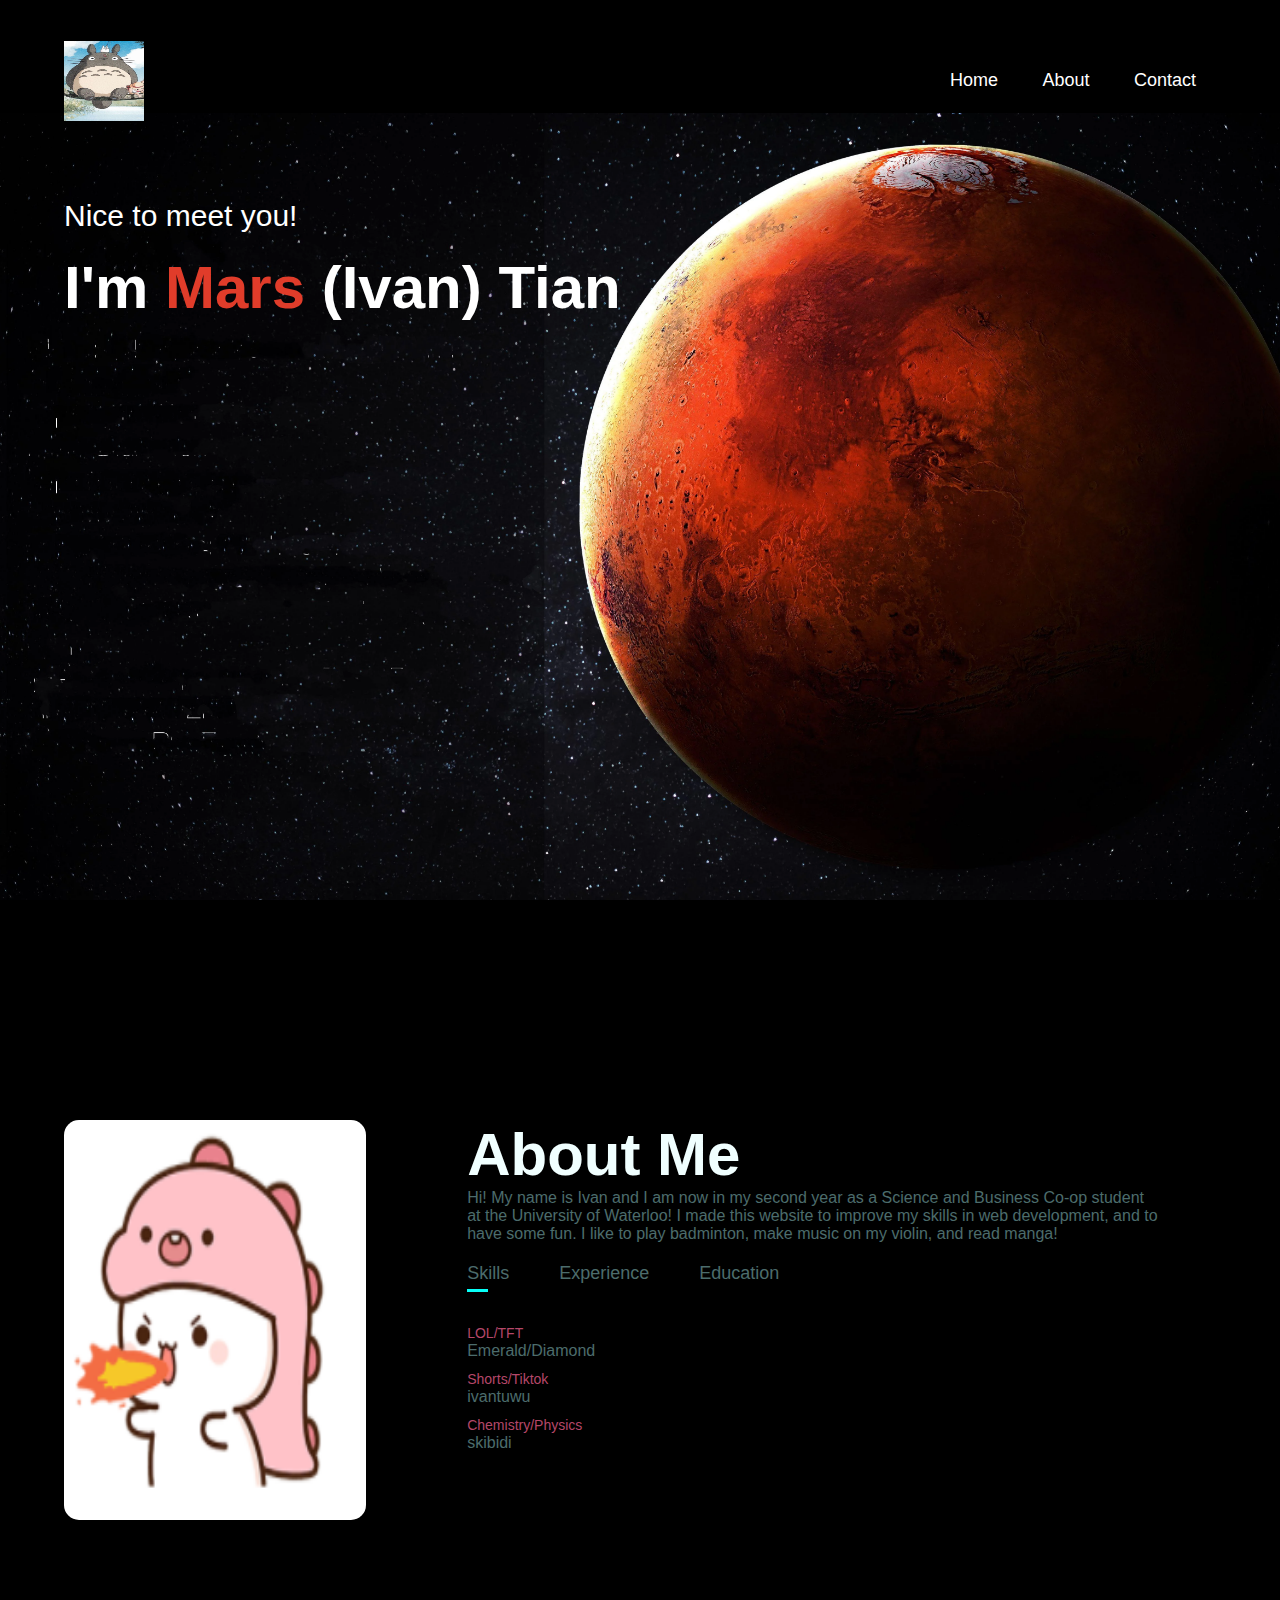
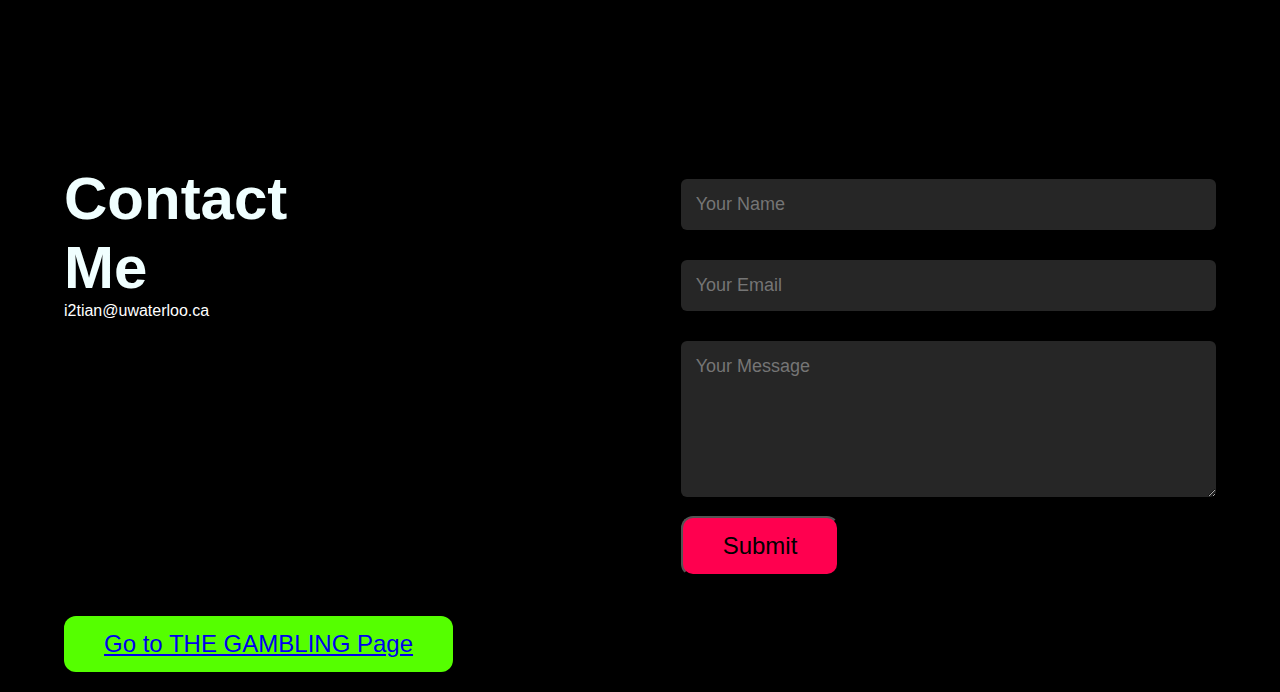
<file: index.html>
<!DOCTYPE html>
<html lang="en">
<head>
    <meta charset="UTF-8"
    <meta http-equiv="X-UA-Compatible" content="IE=edge">
    <meta name="viewport" content="width=device-width, initial-scale=1.0">
    <title>Mars Tian</title>
    <link rel="stylesheet" href="style.css"
<head>
<body> 
<div id="header">
    <div class="container">
        <nav>
            <img src="images/totoro.jpg" width="80" height="80"class="logo">
            <ul>
                <li><a href="#header">Home</a></li>
                <li><a href="#about">About</a></li>
                <li><a href="#contact">Contact</a></li>
            </ul>
        </nav>
        <div class="header-text">
            <p>Nice to meet you!</p>
            <h1>I'm <span>Mars </span> (Ivan) Tian</h1>
        </div>
    </div>
<!----------about------------->
</div>
<div id="about">
    <div class="container">
        <div class="row">
            <div class="about-col-1">
                <img src="images/user.png" width="10" height="400">
            </div>
            <div class="about-col-2">
                <h1 class="sub-title">About Me</h1>
                <p> Hi! My name is Ivan and I am now in my second year as a Science and Business Co-op student at the University of Waterloo! 
                    I made this website to improve my skills in web development, and to have some fun. I like to play badminton, make music on my violin, and read manga!</p>

                <div class="tab-titles">
                    <p class="tab-links active-link" onclick="opentab('skills')">Skills</p>
                    <p class="tab-links" onclick="opentab('experience')">Experience</p>
                    <p class="tab-links" onclick="opentab('education')">Education</p>
                </div>
                <div class="tab-contents active-tab" id="skills">
                    <ul>
                        <li><span>LOL/TFT</span><br>Emerald/Diamond</li>
                        <li><span>Shorts/Tiktok</span><br>ivantuwu</li>
                        <li><span>Chemistry/Physics</span><br>skibidi</li>
                    </ul>
                </div>
                <div class="tab-contents" id="experience">
                    <ul>
                        <li><span>May 2024 - September 2024</span><br>Software Developer at UBC</li>
                        <li><span>September 2021 - September 2023</span><br>Instructor at Musicworks Canada</li>
                        <li><span>July 2023 - September 2023</span><br>Self-employed Super Villain</li>
                    </ul>
                </div>
                <div class="tab-contents" id="education">
                    <ul>
                        <li><span>2023-2028</span><br>Science and Business at the University of Waterloo</li>
                    </ul>
                </div>
            </div>
        </div>
    </div>
</div>

<!------------------contact--------------->
<div id="contact">
    <div class="container">
        <div class="row">
            <div class="contact-left">
                <h1 class="sub-title">Contact Me</h1>
                <p>i2tian@uwaterloo.ca</p>
            </div>
            <div class="contact-right"></div>
                <form name="submit-to-google-sheet">
                  <input type="text" name="Name" placeholder="Your Name" required>
                  <input type="email"name="email" placeholder="Your Email" required>
                  <textarea name="Message" rows="6"placeholder="Your Message"></textarea>
                  <button type="submit" class="btn btn2">Submit</button>
                </form>
                <span id="msg"></span>
        </div>
    </div>
</div>
<!----------------------------Game Page------------------------>
<div id="gambling">
    <div class="container">
        <div class="row">
            <div class="gambling">
                <a href="game.html">Go to THE GAMBLING Page</a>
            </div>
        </div>
    </div>
</div>

<script>

    var tablinks= document.getElementsByClassName("tab-links")
    var tabcontents= document.getElementsByClassName("tab-contents")
    function opentab(tabname){
        for (tablink of tablinks){
            tablink.classList.remove("active-link")
        }
        for (tabcontent of tabcontents){
            tabcontent.classList.remove("active-tab")
        }
        event.currentTarget.classList.add("active-link");
        document.getElementById(tabname).classList.add("active-tab");
    }
</script>




<script>
    const scriptURL = 'https://script.google.com/macros/s/AKfycbzqMhp4URyIEdAUoYTkV5ek5Enc66TDRmdf7YDV9udo_2cBw4l3vLfd6ZrqfOO9VYKu/exec'
    const form = document.forms['submit-to-google-sheet']
    const msg= document.getElementById("msg")
    form.addEventListener('submit', e => {
      e.preventDefault()
      fetch(scriptURL, { method: 'POST', body: new FormData(form)})
        .then(response => {
            msg.innerHTML="Message sent successfully"
            setTimeout(function(){
                msg.innerHTML=""
            },5000)
            form.reset()
        })
        .catch(error => console.error('Error!', error.message))
    })
  </script>
</body>
</html>
</file>
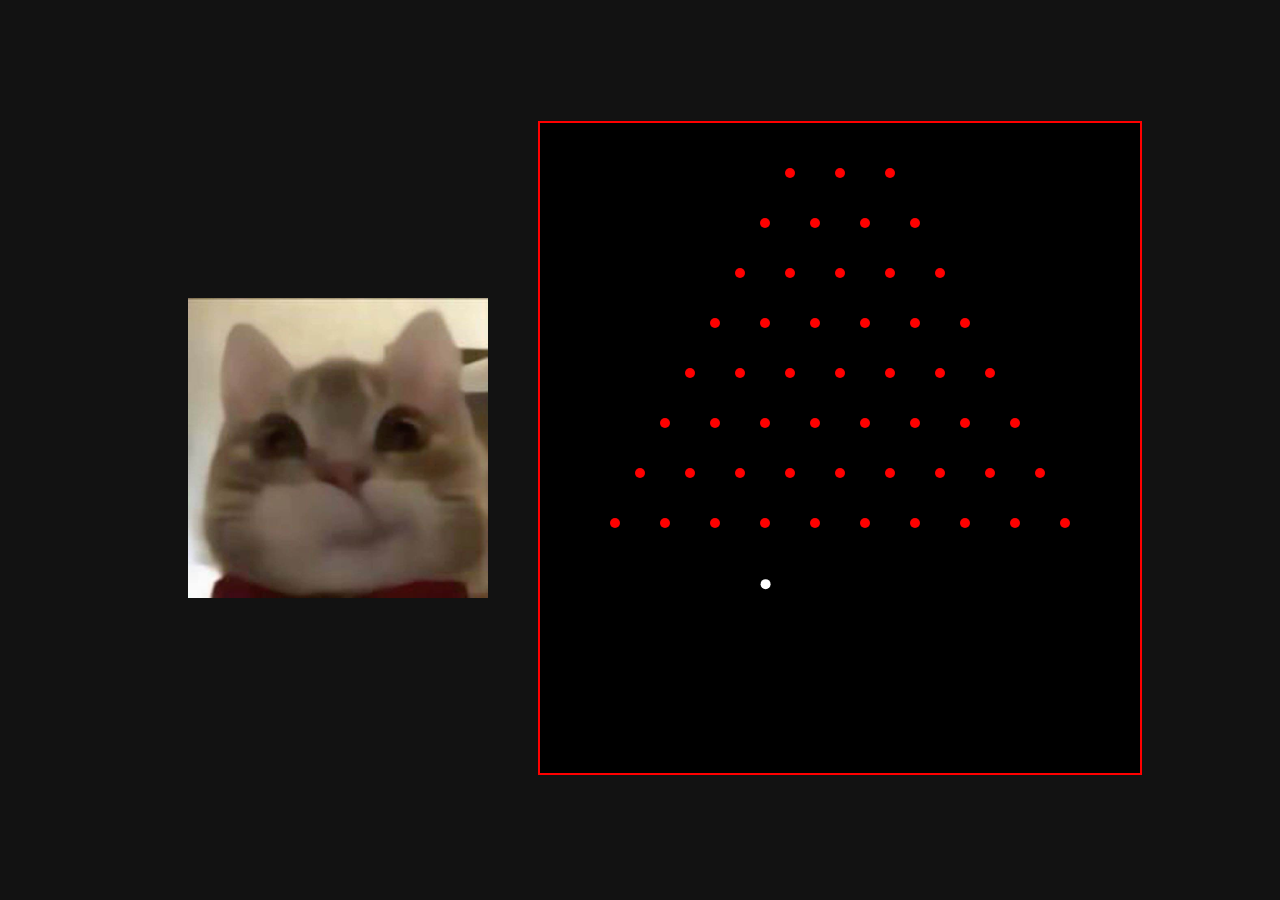
<file: game.html>
<!DOCTYPE html>
<html lang="en">
<head>
    <meta charset="UTF-8">
    <meta name="viewport" content="width=device-width, initial-scale=1.0">
    <title>Pachinko Game</title>
    <link rel="stylesheet" href="styles.css">

    <div id="top">
        <div class="container">
                <img src="images/cat.jpg" width="300" height="300"class="catlogo">
        </div>
    </div>
</head>

<body>
    <div id="game-container">
        <canvas id="gameCanvas"></canvas>
    </div>
    <script src="pachinko.js"></script>
</body>
</html>
</file>
<file: style.css>
*{
    margin: 0;
    padding: 0;
    font-family: 'Poppins', sans-serif;
    box-sizing: border-box;
}
html{
    scroll-behavior: smooth;
}
body{
    background: #000000;
    color: #fff;
}
#header{
    width: 100%;
    height: 100vh;
    background-image: url(images/background.jpg);
    background-size: 1400px;
    background-repeat: no-repeat;
    background-position: bottom center;
}
.container{
    padding: 20px 5%;
}
nav{
    display: flex;
    align-items: center;
    justify-content: space-between;
    flex-wrap: wrap;
}

nav ul li{
    display:inline-table;
    list-style: none;
    margin: 50px 20px;
}
nav ul li a{
    color:#fff;
    text-decoration: none;
    font-size: 18px;
    position: relative;
}
nav ul li a::after{
    content:'';
    width: 0;
    height: 3px;
    background: #07fff7;
    position: absolute;
    left: 0;
    bottom: -6px;
    transition: 0.5s;
}
nav ul li a:hover::after{
    width:100%;
}
.header-text{
    margin-top: 5%;
    font-size: 30px;
}
.header-text h1{
    font-size: 60px;
    margin-top: 20px;
}
.header-text h1 span{
    color:#e03c2a;
}
/*-----------------about--------------*/
#about{
    padding: 200px 0;
    color:rgb(76, 108, 108)
}
.row{
    display: flex;
    flex-wrap: nowrap;
}
.about-col-1{
    flex-basis: 35%;
}
.about-col-1 img{
    width: 75%;
    border-radius: 15px;
}
.about-col-2{
    flex-basis: 60%;
}

.sub-title{
    font-size: 60px;
    font-weight: 600;
    color: azure;
}

.tab-titles{
    display: flex;
    margin: 20px 0 40px;
}
.tab-links{
    margin-right: 50px;
    font-size: 18px;
    font-weight: pointer;
    position: relative;
}
.tab-links::after{
    content: '';
    width: 0;
    height: 3px;
    background:#07fff7;
    position: absolute;
    left: 0;
    bottom: -8px;
    transition: 0.5s;
}
.tab-links.active-link::after{
    width: 50%;
}

.tab-contents ul li{
    list-style: none;
    margin: 10px 0;
}
.tab-contents ul li span{
    color: #b54769;
    font-size: 14px;
}
.tab-contents{
    display:none;
}
.tab-contents.active-tab{
    display: block;
}

/*-----------------CONTACT-------------------*/
.contact-left{
    flex-basis: 35%;
}
.contact-right{
    flex-basis: 60%;
}
.contact-left p{
    margin-top: 30;
}
.btn.btn2{
    display:inline-block;
    background:#ff004f;
    font-size: 24px;
    border-radius:12px;
    padding: 14px 40px;
}
.contact-right form{
    width:100%;
}
form input, form textarea{
    width:100%;
    border:0;
    outline:none;
    background: #262626;
    padding: 15px; 
    margin: 15px 0;
    color: #fff;
    font-size: 18px;
    border-radius: 6px;
}
#msg{
    color: #61b762;
    margin-top: 350px;
    display: block;
}
/*-----------------Game-------------------*/
.gambling{
    display:inline-block;
    background:#55ff00;
    font-size: 24px;
    border-radius:12px;
    padding: 14px 40px;
}
</file>
<file: styles.css>
.container{
    padding: 50px;
}
body {
    margin: 0;
    display: flex;
    justify-content: center;
    align-items: center;
    height: 100vh;
    background-color: #121212;
}

#game-container {
    position: relative;
}

canvas {
    border: 2px solid #ff0000;
    background-color: #000000;
}
</file>
